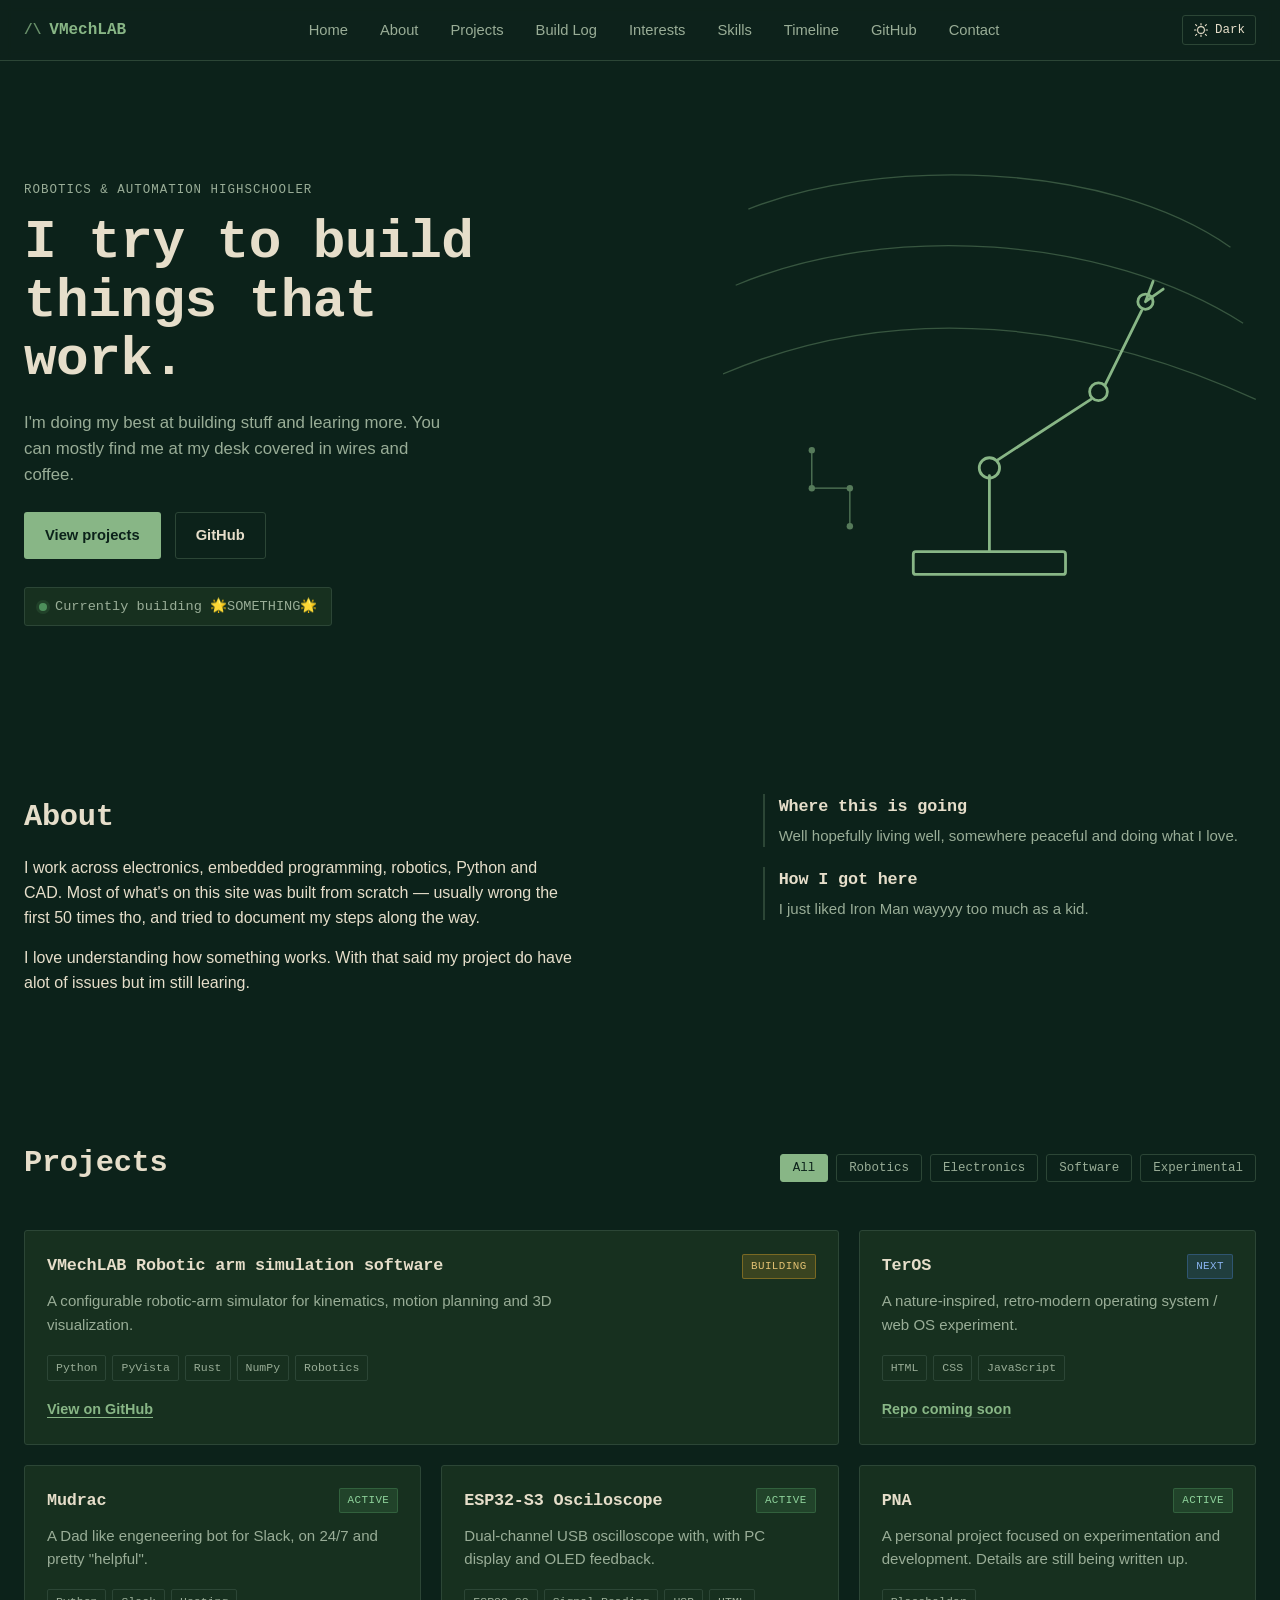
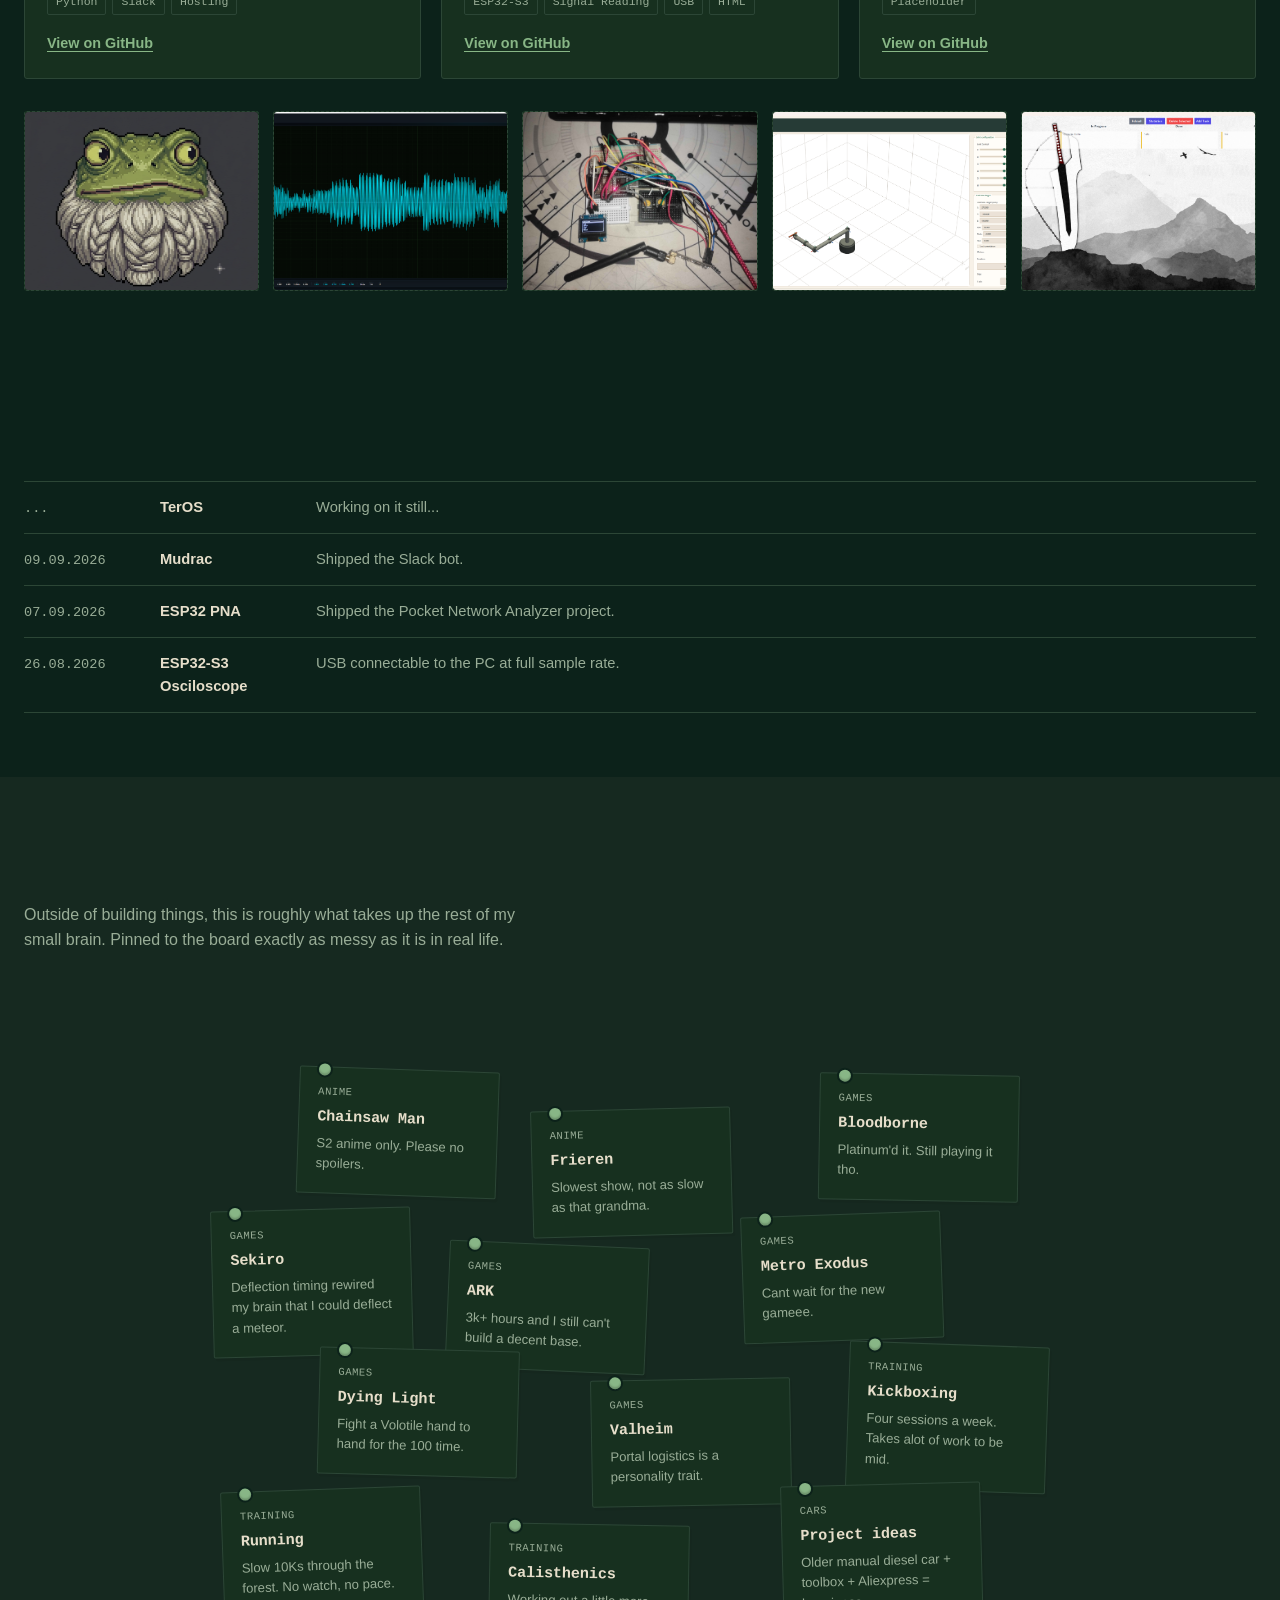
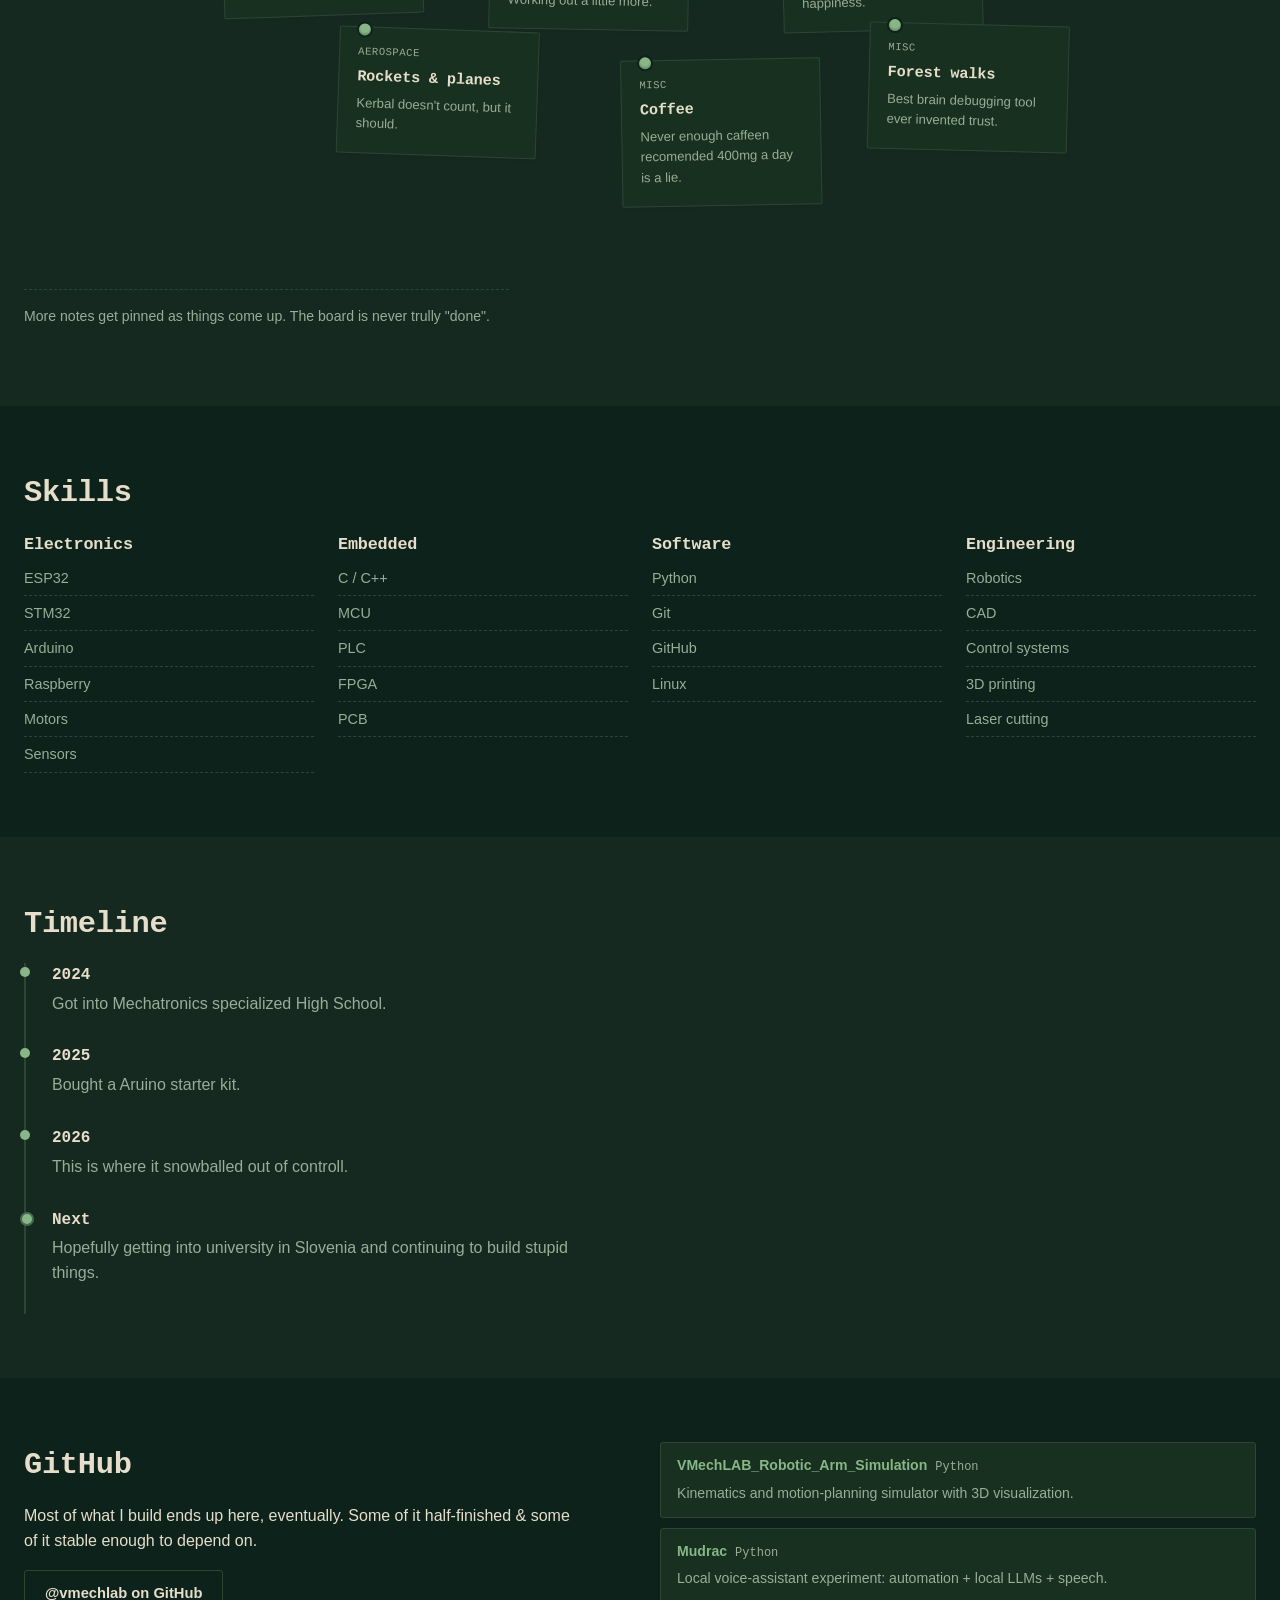
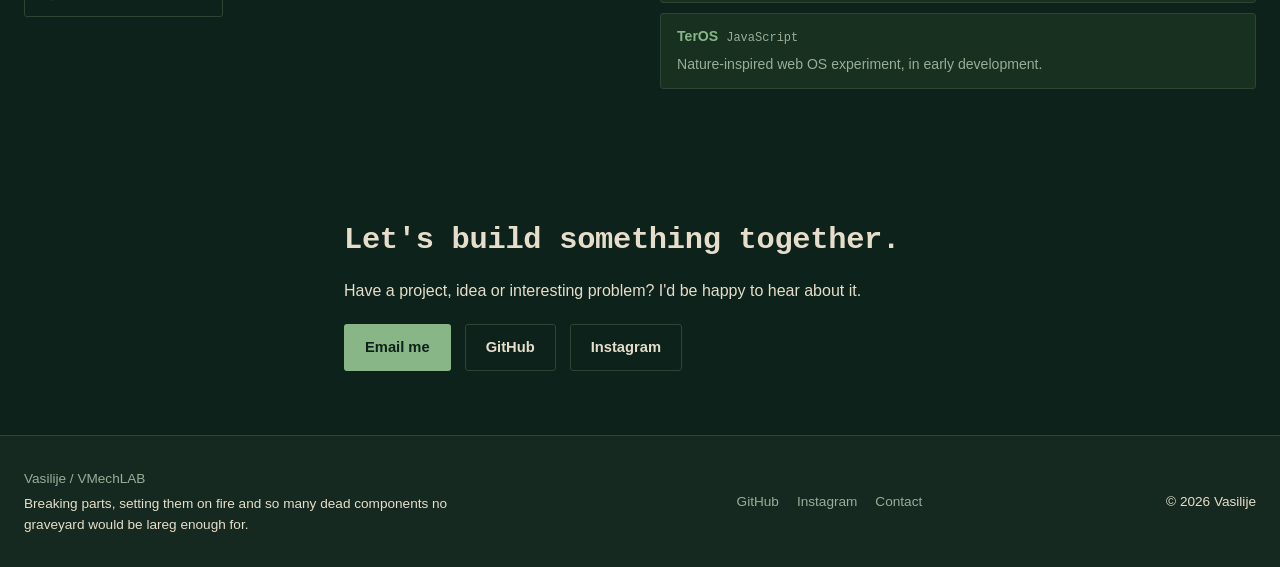
<file: index.html>
<!DOCTYPE html>
<html lang="en">
<head>
<meta charset="UTF-8">
<meta name="viewport" content="width=device-width, initial-scale=1.0">
<title>VMechLAB & Vasilije</title>
<meta name="description" content="Personal engineering site of Vasilije.">
<meta name="theme-color" content="#1b3a2f">

<meta property="og:type" content="website">
<meta property="og:title" content="VMechLAB & Vasilije">
<meta property="og:description" content="Robotics, embedded systems, electronics and software projects. Built, broken and rebuilt till broken again.">
<meta property="og:image" content="assets/images/og-cover.svg">

<link rel="icon" type="image/svg+xml" href="assets/icons/favicon.svg">
<link rel="stylesheet" href="style.css">
</head>
<body>

<a class="skip-link" href="#main">Skip to content</a>

<header class="site-header" id="site-header">
  <div class="header-inner">
    <a href="#top" class="wordmark">
      <span class="wordmark-mark" aria-hidden="true">/\</span>
      <span class="wordmark-text">VMechLAB</span>
    </a>

    <nav class="main-nav" id="main-nav" aria-label="Primary">
      <ul>
        <li><a href="#top">Home</a></li>
        <li><a href="#about">About</a></li>
        <li><a href="#projects">Projects</a></li>
        <li><a href="#build-log">Build Log</a></li>
        <li><a href="#interests">Interests</a></li>
        <li><a href="#skills">Skills</a></li>
        <li><a href="#timeline">Timeline</a></li>
        <li><a href="#github">GitHub</a></li>
        <li><a href="#contact">Contact</a></li>
      </ul>
    </nav>

    <div class="header-controls">
      <button id="theme-toggle" class="theme-toggle" type="button" aria-pressed="false" aria-label="Switch to light mode">
        <svg width="16" height="16" viewBox="0 0 16 16" fill="none" aria-hidden="true"><path d="M8 1.5V3M8 13v1.5M2.6 2.6l1.06 1.06M12.34 12.34l1.06 1.06M1.5 8H3M13 8h1.5M2.6 13.4l1.06-1.06M12.34 3.66l1.06-1.06" stroke="currentColor" stroke-width="1.1" stroke-linecap="round"/><circle cx="8" cy="8" r="3.4" stroke="currentColor" stroke-width="1.1"/></svg>
        <span class="theme-toggle-label">Light</span>
      </button>
      <button id="nav-toggle" class="nav-toggle" type="button" aria-expanded="false" aria-controls="main-nav" aria-label="Toggle menu">
        <span></span><span></span><span></span>
      </button>
    </div>
  </div>
</header>

<main id="main">

  <section class="hero" id="top">
    <div class="hero-inner">
      <div class="hero-copy">
        <p class="hero-label">ROBOTICS  & AUTOMATION HIGHSCHOOLER</p>
        <h1 class="hero-heading">I try to build things that work.</h1>
        <p class="hero-sub">I'm doing my best at building stuff and learing more. You can mostly find me at my desk covered in wires and coffee.</p>
        <div class="hero-actions">
          <a href="#projects" class="btn btn-primary">View projects</a>
          <a href="https://github.com/vmechlab" class="btn btn-secondary" target="_blank" rel="noopener">GitHub</a>
        </div>
        <div class="status-line" aria-label="Current status">
          <span class="status-dot" aria-hidden="true"></span>
          <span>Currently building 🌟SOMETHING🌟</span>
        </div>
      </div>

      <div class="hero-visual" aria-hidden="true">
        <svg viewBox="0 0 420 420" class="hero-svg">
          <g class="topo-lines" stroke="currentColor" fill="none" stroke-width="1">
            <path d="M20 60 C 120 20, 300 20, 400 90"/>
            <path d="M10 120 C 130 70, 300 80, 410 150"/>
            <path d="M0 190 C 140 130, 290 150, 420 210"/>
          </g>
          <g class="arm-graphic" stroke="currentColor" fill="none" stroke-width="2.2" stroke-linecap="round" stroke-linejoin="round">
            <rect x="150" y="330" width="120" height="18" rx="2"/>
            <line x1="210" y1="330" x2="210" y2="270"/>
            <circle cx="210" cy="264" r="8"/>
            <line x1="216" y1="258" x2="290" y2="210"/>
            <circle cx="296" cy="204" r="7"/>
            <line x1="301" y1="199" x2="330" y2="140"/>
            <circle cx="333" cy="133" r="6"/>
            <path d="M333 133 l14 -10 M333 133 l6 -16" />
          </g>
          <g class="circuit-dots" fill="currentColor">
            <circle cx="70" cy="250" r="2.5"/>
            <circle cx="70" cy="280" r="2.5"/>
            <circle cx="100" cy="280" r="2.5"/>
            <circle cx="100" cy="310" r="2.5"/>
            <line x1="70" y1="250" x2="70" y2="280" stroke="currentColor" stroke-width="1"/>
            <line x1="70" y1="280" x2="100" y2="280" stroke="currentColor" stroke-width="1"/>
            <line x1="100" y1="280" x2="100" y2="310" stroke="currentColor" stroke-width="1"/>
          </g>
        </svg>
      </div>
    </div>
  </section>

  <section class="section" id="about">
    <div class="section-inner about-grid">
      <div class="about-main">
        <h2>About</h2>
        <p>I work across electronics, embedded programming, robotics, Python and CAD. Most of what's on this site was built from scratch — usually wrong the first 50 times tho, and tried to document my steps along the way.</p>
        <p>I love understanding how something works. With that said my project do have alot of issues but im still learing.</p>
      </div>
      <div class="about-side">
        <div class="learning-block">
          <h3>Where this is going</h3>
          <p> Well hopefully living well, somewhere peaceful and doing what I love.</p>
        </div>
        <div class="learning-block">
          <h3>How I got here</h3>
          <p>I just liked Iron Man wayyyy too much as a kid.</p>
        </div>
      </div>
    </div>
  </section>

  <section class="section" id="projects">
    <div class="section-inner">
      <div class="section-head">
        <h2>Projects</h2>
        <div class="filter-group" role="group" aria-label="Filter projects by category">
          <button class="filter-btn is-active" data-filter="all">All</button>
          <button class="filter-btn" data-filter="robotics">Robotics</button>
          <button class="filter-btn" data-filter="electronics">Electronics</button>
          <button class="filter-btn" data-filter="software">Software</button>
          <button class="filter-btn" data-filter="experimental">Experimental</button>
        </div>
      </div>

      <div class="project-grid" id="project-grid">

        <article class="project-card project-card--large" data-tags="robotics software">
          <div class="project-card-head">
            <h3>VMechLAB Robotic arm simulation software</h3>
            <span class="status-tag status-building">BUILDING</span>
          </div>
          <p>A configurable robotic-arm simulator for kinematics, motion planning and 3D visualization.</p>
          <ul class="tag-list">
            <li>Python</li><li>PyVista</li><li>Rust</li><li>NumPy</li><li>Robotics</li>
          </ul>
          <div class="project-card-foot">
            <a href="https://github.com/VMechLAB/VMechLAB_Robotic_Arm_Simulation" class="link-arrow" target="_blank" rel="noopener">View on GitHub</a>
          </div>
        </article>

        <article class="project-card" data-tags="software experimental">
          <div class="project-card-head">
            <h3>TerOS</h3>
            <span class="status-tag status-next">NEXT</span>
          </div>
          <p>A nature-inspired, retro-modern operating system / web OS experiment.</p>
          <ul class="tag-list">
            <li>HTML</li><li>CSS</li><li>JavaScript</li>
          </ul>
          <div class="project-card-foot">
            <span class="link-arrow link-arrow--disabled">Repo coming soon</span>
          </div>
        </article>

        <article class="project-card" data-tags="software experimental">
          <div class="project-card-head">
            <h3>Mudrac</h3>
            <span class="status-tag status-active">ACTIVE</span>
          </div>
          <p>A Dad like engeneering bot for Slack, on 24/7 and pretty "helpful".</p>
          <ul class="tag-list">
            <li>Python</li><li>Slack</li><li>Hosting</li>
          </ul>
          <div class="project-card-foot">
            <a href="https://github.com/VMechLAB/Mudrac-Slack-Bot" class="link-arrow" target="_blank" rel="noopener">View on GitHub</a>
          </div>
        </article>

        <article class="project-card" data-tags="electronics robotics">
          <div class="project-card-head">
            <h3>ESP32-S3 Osciloscope</h3>
            <span class="status-tag status-active">ACTIVE</span>
          </div>
          <p>Dual-channel USB oscilloscope with, with  PC display and OLED feedback.</p>
          <ul class="tag-list">
            <li>ESP32-S3</li><li>Signal Reading</li><li>USB</li><li>HTML</li>
          </ul>
          <div class="project-card-foot">
            <a href="https://github.com/VMechLAB/esp32s3supermini-osciloscope" class="link-arrow" target="_blank" rel="noopener">View on GitHub</a>
          </div>
        </article>

        <article class="project-card" data-tags="experimental">
          <div class="project-card-head">
            <h3>PNA</h3>
            <span class="status-tag status-active">ACTIVE</span>
          </div>
          <p>A personal project focused on experimentation and development. Details are still being written up.</p>
          <ul class="tag-list">
            <li>Placeholder</li>
          </ul>
          <div class="project-card-foot">
            <a href="https://github.com/VMechLAB/ESP32_PNA" class="link-arrow" target="_blank" rel="noopener">View on GitHub</a>
          </div>
        </article>

      </div>  

      <div class="image-strip" aria-label="Project image placeholders">
<figure class="image-placeholder">
  <img src="assets/images/MUDRAC.JPG" alt="Mudrac the dumbest Slack Bot">
</figure>
<figure class="image-placeholder">
  <img src="assets/images/OSCILOSCOPE.JPG" alt="DIY Osciloscope for 3.3V spectrum">
</figure>
<figure class="image-placeholder">
  <img src="assets/images/PNA.jpg" alt="Pocket Network Analyzer">
</figure>
<figure class="image-placeholder">
  <img src="assets/images/SIMULATION.JPG" alt="Robotic arm simulator screenshot">
</figure>
<figure class="image-placeholder">
  <img src="assets/images/TASK MANAGER.JPG" alt="Task manager for forgetful people">
</figure>


      </div>
    </div>
  </section>

  <section class="section" id="build-log">
    <div class="section-inner">
      <h2>Build log</h2>
      <div class="log-list">
        <div class="log-entry">
          <span class="log-date">...</span>
          <span class="log-project">TerOS</span>
          <span class="log-note">Working on it still...</span>
        </div>
        <div class="log-entry">
          <span class="log-date">09.09.2026</span>
          <span class="log-project">Mudrac</span>
          <span class="log-note">Shipped the Slack bot.</span>
        </div>
        <div class="log-entry">
          <span class="log-date">07.09.2026</span>
          <span class="log-project">ESP32 PNA</span>
          <span class="log-note">Shipped the Pocket Network Analyzer project.</span>
        </div>
        <div class="log-entry">
          <span class="log-date">26.08.2026</span>
          <span class="log-project">ESP32-S3 Osciloscope</span>
          <span class="log-note">USB connectable to the PC at full sample rate.</span>
        </div>
      </div>
    </div>
  </section>

  <section class="section section-tint" id="interests">
    <div class="section-inner">
      <h2>Interests</h2>
      <p class="section-lede">Outside of building things, this is roughly what takes up the rest of my small brain. Pinned to the board exactly as messy as it is in real life.</p>

      <div class="pin-board">

        <div class="pin-note" style="top:0; left:20px; --rot:-2deg;">
          <span class="pin-cat">ANIME</span>
          <h3>Bleach</h3>
          <p>Finnaly COUR 4 is here.</p>
        </div>

        <div class="pin-note" style="top:25px; left:250px; --rot:1.5deg;">
          <span class="pin-cat">ANIME</span>
          <h3>Vinland Saga</h3>
          <p>The S2 > S1.</p>
        </div>

        <div class="pin-note" style="top:5px; left:490px; --rot:-1deg;">
          <span class="pin-cat">ANIME</span>
          <h3>Hell's Paradise</h3>
          <p>Gabimaru the CRAZY.</p>
        </div>

        <div class="pin-note" style="top:100px; left:110px; --rot:2deg;">
          <span class="pin-cat">ANIME</span>
          <h3>Chainsaw Man</h3>
          <p>S2 anime only. Please no spoilers.</p>
        </div>

        <div class="pin-note" style="top:140px; left:340px; --rot:-1.5deg;">
          <span class="pin-cat">ANIME</span>
          <h3>Frieren</h3>
          <p>Slowest show, not as slow as that grandma.</p>
        </div>

        <div class="pin-note" style="top:105px; left:630px; --rot:1deg;">
          <span class="pin-cat">GAMES</span>
          <h3>Bloodborne</h3>
          <p>Platinum'd it. Still playing it tho.</p>
        </div>

        <div class="pin-note" style="top:240px; left:20px; --rot:-1.5deg;">
          <span class="pin-cat">GAMES</span>
          <h3>Sekiro</h3>
          <p>Deflection timing rewired my brain that I could deflect a meteor.</p>
        </div>

        <div class="pin-note" style="top:275px; left:260px; --rot:2.5deg;">
          <span class="pin-cat">GAMES</span>
          <h3>ARK</h3>
          <p>3k+ hours and I still can't build a decent base.</p>
        </div>

        <div class="pin-note" style="top:245px; left:550px; --rot:-2deg;">
          <span class="pin-cat">GAMES</span>
          <h3>Metro Exodus</h3>
          <p>Cant wait for the new gameee.</p>
        </div>

        <div class="pin-note" style="top:380px; left:130px; --rot:1.5deg;">
          <span class="pin-cat">GAMES</span>
          <h3>Dying Light</h3>
          <p>Fight a Volotile hand to hand for the 100 time.</p>
        </div>

        <div class="pin-note" style="top:410px; left:400px; --rot:-1deg;">
          <span class="pin-cat">GAMES</span>
          <h3>Valheim</h3>
          <p>Portal logistics is a personality trait.</p>
        </div>

        <div class="pin-note" style="top:375px; left:660px; --rot:2deg;">
          <span class="pin-cat">TRAINING</span>
          <h3>Kickboxing</h3>
          <p>Four sessions a week. Takes alot of work to be mid.</p>
        </div>

        <div class="pin-note" style="top:520px; left:30px; --rot:-2deg;">
          <span class="pin-cat">TRAINING</span>
          <h3>Running</h3>
          <p>Slow 10Ks through the forest. No watch, no pace.</p>
        </div>

        <div class="pin-note" style="top:555px; left:300px; --rot:1deg;">
          <span class="pin-cat">TRAINING</span>
          <h3>Calisthenics</h3>
          <p>Working out a little more.</p>
        </div>

        <div class="pin-note" style="top:515px; left:590px; --rot:-1.5deg;">
          <span class="pin-cat">CARS</span>
          <h3>Project ideas</h3>
          <p>Older manual diesel car + toolbox + Aliexpress = happiness.</p>
        </div>

        <div class="pin-note" style="top:660px; left:150px; --rot:2deg;">
          <span class="pin-cat">AEROSPACE</span>
          <h3>Rockets &amp; planes</h3>
          <p>Kerbal doesn't count, but it should.</p>
        </div>

        <div class="pin-note" style="top:690px; left:430px; --rot:-1deg;">
          <span class="pin-cat">MISC</span>
          <h3>Coffee</h3>
          <p>Never enough caffeen recomended 400mg a day is a lie.</p>
        </div>

        <div class="pin-note" style="top:655px; left:680px; --rot:1.5deg;">
          <span class="pin-cat">MISC</span>
          <h3>Forest walks</h3>
          <p>Best brain debugging tool ever invented trust.</p>
        </div>

      </div>

      <p class="log-note-placeholder">More notes get pinned as things come up. The board is never trully "done".</p>
    </div>
  </section>

  <section class="section" id="skills">
    <div class="section-inner">
      <h2>Skills</h2>
      <div class="skills-grid">
        <div class="skill-group">
          <h3>Electronics</h3>
          <ul>
            <li>ESP32</li><li>STM32</li><li>Arduino</li><li>Raspberry</li><li>Motors</li><li>Sensors</li>
          </ul>
        </div>
        <div class="skill-group">
          <h3>Embedded</h3>
          <ul>
            <li>C / C++</li><li>MCU</li><li>PLC</li><li>FPGA</li><li>PCB</li>
          </ul>
        </div>
        <div class="skill-group">
          <h3>Software</h3>
          <ul>
            <li>Python</li><li>Git</li><li>GitHub</li><li>Linux</li>
          </ul>
        </div>
        <div class="skill-group">
          <h3>Engineering</h3>
          <ul>
            <li>Robotics</li><li>CAD</li><li>Control systems</li><li>3D printing</li><li>Laser cutting</li>
          </ul>
        </div>
      </div>
    </div>
  </section>
  <section class="section section-tint" id="timeline">
    <div class="section-inner">
      <h2>Timeline</h2>
      <ol class="timeline">
        <li class="timeline-item">
          <span class="timeline-year">2024</span>
          <p>Got into Mechatronics specialized High School.</p>
        </li>
        <li class="timeline-item">
          <span class="timeline-year">2025</span>
          <p>Bought a Aruino starter kit.</p>
        </li>
        <li class="timeline-item">
          <span class="timeline-year">2026</span>
          <p>This is where it snowballed out of controll.</p>
        </li>
        <li class="timeline-item timeline-item--next">
          <span class="timeline-year">Next</span>
          <p>Hopefully getting into university in Slovenia and continuing to build stupid things.</p>
        </li>
      </ol>
    </div>
  </section>

  <section class="section" id="github">
    <div class="section-inner github-block">
      <div>
        <h2>GitHub</h2>
        <p>Most of what I build ends up here, eventually. Some of it half-finished & some of it stable enough to depend on.</p>
        <a href="https://github.com/vmechlab" class="btn btn-secondary" target="_blank" rel="noopener">@vmechlab on GitHub</a>
      </div>
      <ul class="repo-list" id="repo-list"></ul>
    </div>
  </section>

  <section class="section" id="contact">
    <div class="section-inner contact-block">
      <h2>Let's build something together.</h2>
      <p>Have a project, idea or interesting problem? I'd be happy to hear about it.</p>
      <div class="contact-links">
        <a href="mailto:hello@vmechlab.dev" class="btn btn-primary">Email me</a>
        <a href="https://github.com/vmechlab" class="btn btn-secondary" target="_blank" rel="noopener">GitHub</a>
        <a href="https://instagram.com/_jovanoviicv_" class="btn btn-instagram" target="_blank" rel="noopener">Instagram</a>
      </div>
    </div>
  </section>

</main>

<footer class="site-footer">
  <div class="footer-inner">
    <div class="footer-brand">
      <span class="wordmark-text">Vasilije / VMechLAB</span>
      <p>Breaking parts, setting them on fire and so many dead components no graveyard would be lareg enough for.</p>
    </div>
    <div class="footer-links">
      <a href="https://github.com/vmechlab" target="_blank" rel="noopener">GitHub</a>
      <a href="https://instagram.com/_jovanoviicv_" target="_blank" rel="noopener">Instagram</a>
      <a href="#contact">Contact</a>
    </div>
    <p class="footer-copy">&copy; <span id="footer-year"></span> Vasilije</p>
  </div>
</footer>

<script src="script.js"></script>
</body>
</html>
</file>
<file: style.css>
:root {
  --forest: #183129;
  --forest-dark: #0c221a;
  --moss: #466b55;
  --cream: #f2ede1;
  --beige: #e4dcc8;
  --paper: #eae3d2;
  --text: #1c2620;
  --muted: #5b6b60;
  --line: #c9bfa2;
  --accent: #6b8f6e;

  --bg: var(--cream);
  --bg-tint: var(--beige);
  --fg: var(--text);
  --fg-muted: var(--muted);
  --card-bg: var(--paper);
  --border: var(--line);
  --header-bg: rgba(242, 237, 225, 0.92);

  --font-mono: ui-monospace, "SFMono-Regular", Menlo, Consolas, "Liberation Mono", monospace;
  --font-sans: -apple-system, BlinkMacSystemFont, "Segoe UI", Roboto, Helvetica, Arial, sans-serif;

  --max-width: 1280px;
  --radius: 3px;
}

[data-theme="dark"] {
  --bg: var(--forest-dark);
  --bg-tint: #162920;
  --fg: #e6deca;
  --fg-muted: #99ad97;
  --card-bg: #17301f;
  --border: #2c4636;
  --header-bg: rgba(15, 35, 28, 0.92);
  --accent: #88b686;
}

* { box-sizing: border-box; }
html { scroll-behavior: smooth; }

@media (prefers-reduced-motion: reduce) {
  html { scroll-behavior: auto; }
  * {
    animation-duration: 0.001ms !important;
    animation-iteration-count: 1 !important;
    transition-duration: 0.001ms !important;
  }
}

body {
  margin: 0;
  background: var(--bg);
  color: var(--fg);
  font-family: var(--font-sans);
  font-size: 16px;
  line-height: 1.55;
  transition: background 0.25s ease, color 0.25s ease;
  background-image:
    linear-gradient(var(--border) 1px, transparent 1px),
    linear-gradient(90deg, var(--border) 1px, transparent 1px);
  background-size: 64px 64px;
  background-attachment: fixed;
  background-position: -1px -1px;
}
[data-theme="dark"] body { background-image: none; }

.skip-link {
  position: absolute;
  left: -999px;
  top: 0;
  background: var(--forest);
  color: #fff;
  padding: 10px 16px;
  z-index: 200;
}
.skip-link:focus { left: 8px; top: 8px; }

h1, h2, h3 {
  font-family: var(--font-mono);
  font-weight: 600;
  letter-spacing: -0.01em;
  color: var(--fg);
  margin: 0 0 0.5em;
}
h2 { font-size: clamp(1.5rem, 2.4vw, 1.9rem); }
h3 { font-size: 1.05rem; }
p { margin: 0 0 1em; max-width: 62ch; color: var(--fg); }
a { color: inherit; }

:focus-visible {
  outline: 2px solid var(--accent);
  outline-offset: 3px;
}

.section-inner, .header-inner, .hero-inner, .footer-inner {
  max-width: var(--max-width);
  margin: 0 auto;
  padding: 0 24px;
}

.site-header {
  position: sticky;
  top: 0;
  z-index: 100;
  background: var(--header-bg);
  backdrop-filter: saturate(140%) blur(6px);
  border-bottom: 1px solid var(--border);
}
.header-inner {
  display: flex;
  align-items: center;
  justify-content: space-between;
  height: 60px;
}
.wordmark {
  display: flex;
  align-items: center;
  gap: 8px;
  text-decoration: none;
  font-family: var(--font-mono);
  font-weight: 700;
  color: var(--forest);
}
[data-theme="dark"] .wordmark { color: var(--accent); }
.wordmark-mark { font-size: 0.9rem; opacity: 0.75; }

.main-nav ul {
  display: flex;
  gap: 28px;
  list-style: none;
  margin: 0;
  padding: 0;
}
.main-nav a {
  text-decoration: none;
  font-size: 0.92rem;
  color: var(--fg-muted);
  padding: 4px 2px;
  border-bottom: 1px solid transparent;
  transition: color 0.15s ease, border-color 0.15s ease;
}
.main-nav a:hover { color: var(--fg); border-color: var(--accent); }
.main-nav a.is-current { color: var(--fg); border-color: var(--accent); }

.header-controls { display: flex; align-items: center; gap: 10px; }

.theme-toggle {
  display: flex;
  align-items: center;
  gap: 6px;
  background: transparent;
  border: 1px solid var(--border);
  color: var(--fg);
  padding: 6px 10px;
  border-radius: var(--radius);
  cursor: pointer;
  font-family: var(--font-mono);
  font-size: 0.78rem;
}
.theme-toggle:hover { border-color: var(--accent); }

.nav-toggle {
  display: none;
  flex-direction: column;
  justify-content: center;
  gap: 4px;
  width: 34px;
  height: 34px;
  background: transparent;
  border: 1px solid var(--border);
  border-radius: var(--radius);
  cursor: pointer;
}
.nav-toggle span {
  display: block;
  height: 1.5px;
  background: var(--fg);
  margin: 0 7px;
}

.hero { padding: 72px 0 56px; }
.hero-inner {
  display: grid;
  grid-template-columns: 1.1fr 0.9fr;
  gap: 48px;
  align-items: center;
}
.hero-label {
  font-family: var(--font-mono);
  font-size: 0.78rem;
  letter-spacing: 0.08em;
  color: var(--fg-muted);
  margin-bottom: 14px;
}
.hero-heading {
  font-size: clamp(2.1rem, 5vw, 3.4rem);
  line-height: 1.08;
  max-width: 14ch;
  margin-bottom: 20px;
}
.hero-sub { font-size: 1.05rem; color: var(--fg-muted); max-width: 46ch; }
.hero-actions { display: flex; gap: 14px; margin: 24px 0 28px; flex-wrap: wrap; }

.btn {
  display: inline-block;
  padding: 11px 20px;
  border-radius: var(--radius);
  text-decoration: none;
  font-size: 0.92rem;
  font-weight: 600;
  border: 1px solid transparent;
  transition: transform 0.12s ease, background 0.15s ease, border-color 0.15s ease, color 0.15s ease;
}
.btn:hover { transform: translateY(-1px); }
.btn-primary { background: var(--forest); color: #f2ede1; }
[data-theme="dark"] .btn-primary { background: var(--accent); color: var(--forest-dark); }
.btn-primary:hover { background: var(--moss); }
.btn-secondary { background: transparent; border-color: var(--border); color: var(--fg); }
.btn-secondary:hover { border-color: var(--accent); }
.btn-instagram { background: transparent; border-color: var(--border); color: var(--fg); }
.btn-instagram:hover { border-color: #c13584; color: #c13584; }
[data-theme="dark"] .btn-instagram:hover { border-color: #e6683c; color: #e6683c; }

.status-line {
  display: inline-flex;
  align-items: center;
  gap: 8px;
  font-family: var(--font-mono);
  font-size: 0.85rem;
  color: var(--fg-muted);
  border: 1px solid var(--border);
  padding: 8px 14px;
  border-radius: var(--radius);
  background: var(--card-bg);
}
.status-dot {
  width: 8px;
  height: 8px;
  border-radius: 50%;
  background: #4d8f5b;
  box-shadow: 0 0 0 3px rgba(77, 143, 91, 0.18);
}

.hero-visual { color: var(--moss); }
[data-theme="dark"] .hero-visual { color: var(--accent); }
.hero-svg { width: 100%; height: auto; }
.topo-lines { opacity: 0.35; }
.circuit-dots { opacity: 0.6; }

.section { padding: 64px 0; }
.section-tint { background: var(--bg-tint); }
.section-head {
  display: flex;
  align-items: baseline;
  justify-content: space-between;
  flex-wrap: wrap;
  gap: 16px;
  margin-bottom: 28px;
}
.section-lede { color: var(--fg-muted); max-width: 56ch; }

.about-grid { display: grid; grid-template-columns: 1.4fr 1fr; gap: 48px; }
.learning-block { margin-bottom: 20px; padding-left: 14px; border-left: 2px solid var(--border); }
.learning-block h3 { margin-bottom: 4px; }
.learning-block p { font-size: 0.94rem; color: var(--fg-muted); margin: 0; }

.filter-group { display: flex; gap: 8px; flex-wrap: wrap; }
.filter-btn {
  font-family: var(--font-mono);
  font-size: 0.78rem;
  background: transparent;
  border: 1px solid var(--border);
  color: var(--fg-muted);
  padding: 6px 12px;
  border-radius: var(--radius);
  cursor: pointer;
}
.filter-btn:hover { color: var(--fg); border-color: var(--accent); }
.filter-btn.is-active { background: var(--forest); color: var(--cream); border-color: var(--forest); }
[data-theme="dark"] .filter-btn.is-active {
  background: var(--accent);
  color: var(--forest-dark);
  border-color: var(--accent);
}

.project-grid {
  display: grid;
  grid-template-columns: repeat(3, 1fr);
  gap: 20px;
}
.project-card {
  background: var(--card-bg);
  border: 1px solid var(--border);
  border-radius: var(--radius);
  padding: 22px;
  display: flex;
  flex-direction: column;
}
.project-card--large { grid-column: span 2; grid-row: span 1; }
.project-card-head {
  display: flex;
  align-items: center;
  justify-content: space-between;
  margin-bottom: 10px;
  gap: 10px;
}
.project-card h3 { margin: 0; }
.project-card p { font-size: 0.94rem; color: var(--fg-muted); }

.status-tag {
  font-family: var(--font-mono);
  font-size: 0.68rem;
  letter-spacing: 0.04em;
  padding: 3px 8px;
  border-radius: 2px;
  white-space: nowrap;
  border: 1px solid transparent;
}

/* ACTIVE — green */
.status-active {
  background: rgba(77, 143, 91, 0.15);
  color: #3c6d47;
  border-color: rgba(77, 143, 91, 0.4);
}

/* BUILDING — amber */
.status-building {
  background: rgba(200, 150, 40, 0.18);
  color: #8a6a1f;
  border-color: rgba(200, 150, 40, 0.45);
}

/* NEXT — blue */
.status-next {
  background: rgba(70, 120, 190, 0.15);
  color: #3a5f96;
  border-color: rgba(70, 120, 190, 0.4);
}

/* EXPERIMENT — grey (kept for future use) */
.status-experiment {
  background: rgba(120, 120, 120, 0.15);
  color: #666;
  border-color: rgba(120, 120, 120, 0.3);
}

/* Dark mode overrides */
[data-theme="dark"] .status-active { color: #8fd39c; background: rgba(77, 143, 91, 0.2); }
[data-theme="dark"] .status-building { color: #e0c072; background: rgba(200, 150, 40, 0.2); }
[data-theme="dark"] .status-next { color: #8ab4f0; background: rgba(70, 120, 190, 0.2); }
[data-theme="dark"] .status-experiment { color: #b7c2b8; background: rgba(120, 120, 120, 0.2); }

.tag-list {
  list-style: none;
  display: flex;
  flex-wrap: wrap;
  gap: 6px;
  padding: 0;
  margin: 4px 0 16px;
}
.tag-list li {
  font-family: var(--font-mono);
  font-size: 0.72rem;
  color: var(--fg-muted);
  border: 1px solid var(--border);
  padding: 3px 8px;
  border-radius: 2px;
}
.project-card-foot { margin-top: auto; }
.link-arrow {
  text-decoration: none;
  font-weight: 600;
  font-size: 0.9rem;
  color: var(--forest);
  border-bottom: 1px solid var(--accent);
}
[data-theme="dark"] .link-arrow { color: var(--accent); }
.link-arrow--disabled {
  color: var(--fg-muted);
  border-bottom-color: var(--border);
  cursor: default;
}
.project-card.is-hidden { display: none; }

/* Image strip: single row on desktop, wraps on smaller screens */
.image-strip {
  display: flex;
  flex-wrap: nowrap;
  justify-content: center;
  align-items: stretch;
  gap: 14px;
  margin-top: 32px;
}

.image-placeholder {
  flex: 1 1 0;
  min-width: 0;
  max-width: 240px;
  height: 180px;
  margin: 0;
  overflow: hidden;
  background: var(--card-bg);
  border: 1px dashed var(--border);
  border-radius: var(--radius);
  color: var(--fg-muted);
  font-family: var(--font-mono);
  font-size: 0.78rem;
  letter-spacing: 0.08em;
  display: flex;
  align-items: center;
  justify-content: center;
  transition: border-color 0.15s ease;
}
.image-placeholder img {
  width: 100%;
  height: 100%;
  object-fit: cover;
  object-position: center;
  display: block;
  border-radius: var(--radius);
}
.image-placeholder:hover { border-color: var(--accent); }
.image-placeholder span { opacity: 0.7; }

.log-note-placeholder {
  margin-top: 20px;
  font-size: 0.88rem;
  color: var(--fg-muted);
  border-top: 1px dashed var(--border);
  padding-top: 16px;
}

/* Interests: scattered pin board */
.pin-board {
  position: relative;
  width: 100%;
  max-width: 900px;
  margin: 0 auto;
  min-height: 900px;
}

.pin-note {
  position: absolute;
  width: 200px;
  background: var(--card-bg);
  border: 1px solid var(--border);
  border-radius: 2px;
  padding: 16px 18px 18px;
  box-shadow: 2px 3px 0 rgba(0, 0, 0, 0.06);
  transform: rotate(var(--rot, 0deg));
  transform-origin: center top;
  transition: transform 0.2s ease, box-shadow 0.2s ease;
  z-index: 1;
}
.pin-note:hover {
  transform: rotate(var(--rot, 0deg)) translateY(-4px) scale(1.03);
  box-shadow: 4px 7px 0 rgba(0, 0, 0, 0.12);
  z-index: 10;
}
.pin-note::before {
  content: "";
  position: absolute;
  top: -6px;
  left: 16px;
  width: 12px;
  height: 12px;
  border-radius: 50%;
  background: var(--moss);
  border: 2px solid var(--bg);
  box-shadow: inset 0 -2px 2px rgba(0, 0, 0, 0.2);
}
[data-theme="dark"] .pin-note::before { background: var(--accent); }

.pin-cat {
  display: block;
  font-family: var(--font-mono);
  font-size: 0.66rem;
  letter-spacing: 0.05em;
  color: var(--fg-muted);
  margin-bottom: 6px;
}
.pin-note h3 { font-size: 0.95rem; margin: 0 0 4px; }
.pin-note p { font-size: 0.82rem; color: var(--fg-muted); margin: 0; }

/* Reveal on scroll */
.reveal {
  opacity: 0;
  transform: translateY(10px);
  transition: opacity 0.5s ease, transform 0.5s ease;
}
.reveal.is-visible { opacity: 1; transform: none; }

/* Keep pin notes rotated through both reveal states */
.pin-note.reveal {
  opacity: 0;
  transform: rotate(var(--rot, 0deg));
}
.pin-note.reveal.is-visible {
  opacity: 1;
  transform: rotate(var(--rot, 0deg));
}

.chip-list {
  list-style: none;
  padding: 0;
  margin: 0;
  display: flex;
  flex-wrap: wrap;
  gap: 8px;
}
.chip-list li {
  font-size: 0.85rem;
  color: var(--fg);
  background: var(--card-bg);
  border: 1px solid var(--border);
  padding: 5px 11px;
  border-radius: 999px;
}

.now-grid {
  display: grid;
  grid-template-columns: repeat(3, 1fr);
  gap: 24px;
  margin-top: 12px;
}
.now-grid .learning-block { margin-bottom: 0; }

.skills-grid { display: grid; grid-template-columns: repeat(4, 1fr); gap: 24px; }
.skill-group ul {
  list-style: none;
  padding: 0;
  margin: 0;
  display: flex;
  flex-direction: column;
  gap: 6px;
}
.skill-group li {
  font-size: 0.9rem;
  color: var(--fg-muted);
  padding-bottom: 6px;
  border-bottom: 1px dashed var(--border);
}

.philosophy-grid { display: grid; grid-template-columns: repeat(4, 1fr); gap: 24px; }
.philosophy-item p { font-size: 0.92rem; color: var(--fg-muted); }

.timeline {
  list-style: none;
  margin: 0;
  padding: 0;
  border-left: 2px solid var(--border);
}
.timeline-item { position: relative; padding: 0 0 28px 26px; }
.timeline-item::before {
  content: "";
  position: absolute;
  left: -6px;
  top: 4px;
  width: 10px;
  height: 10px;
  background: var(--moss);
  border-radius: 50%;
}
[data-theme="dark"] .timeline-item::before { background: var(--accent); }
.timeline-item--next::before { background: transparent; border: 2px solid var(--moss); }
.timeline-year {
  font-family: var(--font-mono);
  font-weight: 700;
  display: block;
  margin-bottom: 4px;
}
.timeline-item p { margin: 0; color: var(--fg-muted); }

.log-list {
  display: flex;
  flex-direction: column;
  border-top: 1px solid var(--border);
}
.log-entry {
  display: grid;
  grid-template-columns: 120px 140px 1fr;
  gap: 16px;
  padding: 14px 0;
  border-bottom: 1px solid var(--border);
  font-size: 0.92rem;
  align-items: baseline;
}
.log-date {
  font-family: var(--font-mono);
  color: var(--fg-muted);
  font-size: 0.85rem;
}
.log-project { font-weight: 700; }
.log-note { color: var(--fg-muted); }

.github-block {
  display: grid;
  grid-template-columns: 1fr 1fr;
  gap: 40px;
  align-items: start;
}
.repo-list {
  list-style: none;
  margin: 0;
  padding: 0;
  display: flex;
  flex-direction: column;
  gap: 10px;
}
.repo-list li {
  border: 1px solid var(--border);
  border-radius: var(--radius);
  padding: 12px 16px;
  font-size: 0.88rem;
  background: var(--card-bg);
}
.repo-list a { text-decoration: none; font-weight: 700; color: var(--forest); }
[data-theme="dark"] .repo-list a { color: var(--accent); }
.repo-lang {
  font-family: var(--font-mono);
  font-size: 0.75rem;
  color: var(--fg-muted);
  margin-left: 8px;
}

.contact-block { text-align: left; max-width: 640px; }
.contact-links { display: flex; gap: 14px; margin-top: 20px; flex-wrap: wrap; }

.site-footer {
  border-top: 1px solid var(--border);
  padding: 32px 0;
  background: var(--bg-tint);
}
.footer-inner {
  display: flex;
  align-items: center;
  justify-content: space-between;
  gap: 20px;
  flex-wrap: wrap;
  font-size: 0.85rem;
  color: var(--fg-muted);
}
.footer-brand p { margin: 4px 0 0; font-size: 0.85rem; }
.footer-links { display: flex; gap: 18px; }
.footer-links a { text-decoration: none; }
.footer-links a:hover { color: var(--fg); }
.footer-copy { margin: 0; }

@media (max-width: 900px) {
  .hero-inner { grid-template-columns: 1fr; }
  .hero-visual { order: -1; max-width: 280px; margin: 0 auto; }
  .about-grid { grid-template-columns: 1fr; }
  .project-grid { grid-template-columns: 1fr 1fr; }
  .project-card--large { grid-column: span 2; }
  .skills-grid { grid-template-columns: 1fr 1fr; }
  .philosophy-grid { grid-template-columns: 1fr 1fr; }
  .now-grid { grid-template-columns: 1fr 1fr; }
  .github-block { grid-template-columns: 1fr; }

  .image-strip {
    flex-wrap: wrap;
    gap: 12px;
  }
  .image-placeholder {
    flex: 0 0 200px;
    max-width: 200px;
    height: 150px;
  }

  .pin-board {
    position: static;
    max-width: none;
    min-height: 0;
    display: grid;
    grid-template-columns: 1fr 1fr;
    gap: 16px;
    padding: 8px 0;
  }
  .pin-note,
  .pin-note.reveal,
  .pin-note.reveal.is-visible {
    position: static;
    width: auto;
    transform: none !important;
    opacity: 1;
  }
}

@media (max-width: 640px) {
  .main-nav {
    position: fixed;
    top: 60px;
    left: 0;
    right: 0;
    background: var(--bg);
    border-bottom: 1px solid var(--border);
    max-height: 0;
    overflow: hidden;
    transition: max-height 0.25s ease;
  }
  .main-nav.is-open { max-height: 320px; }
  .main-nav ul { flex-direction: column; gap: 0; padding: 8px 24px 16px; }
  .main-nav a {
    display: block;
    padding: 12px 0;
    border-bottom: 1px solid var(--border);
  }
  .nav-toggle { display: flex; }
  .theme-toggle-label { display: none; }

  .project-grid { grid-template-columns: 1fr; }
  .project-card--large { grid-column: span 1; }
  .skills-grid { grid-template-columns: 1fr 1fr; }
  .philosophy-grid { grid-template-columns: 1fr; }
  .now-grid { grid-template-columns: 1fr; }
  .log-entry { grid-template-columns: 1fr; gap: 4px; }
  .footer-inner { flex-direction: column; align-items: flex-start; }

  .image-strip { gap: 10px; }
  .image-placeholder {
    flex: 0 0 160px;
    max-width: 160px;
    height: 120px;
  }

  .pin-board { grid-template-columns: 1fr; }
}
</file>
